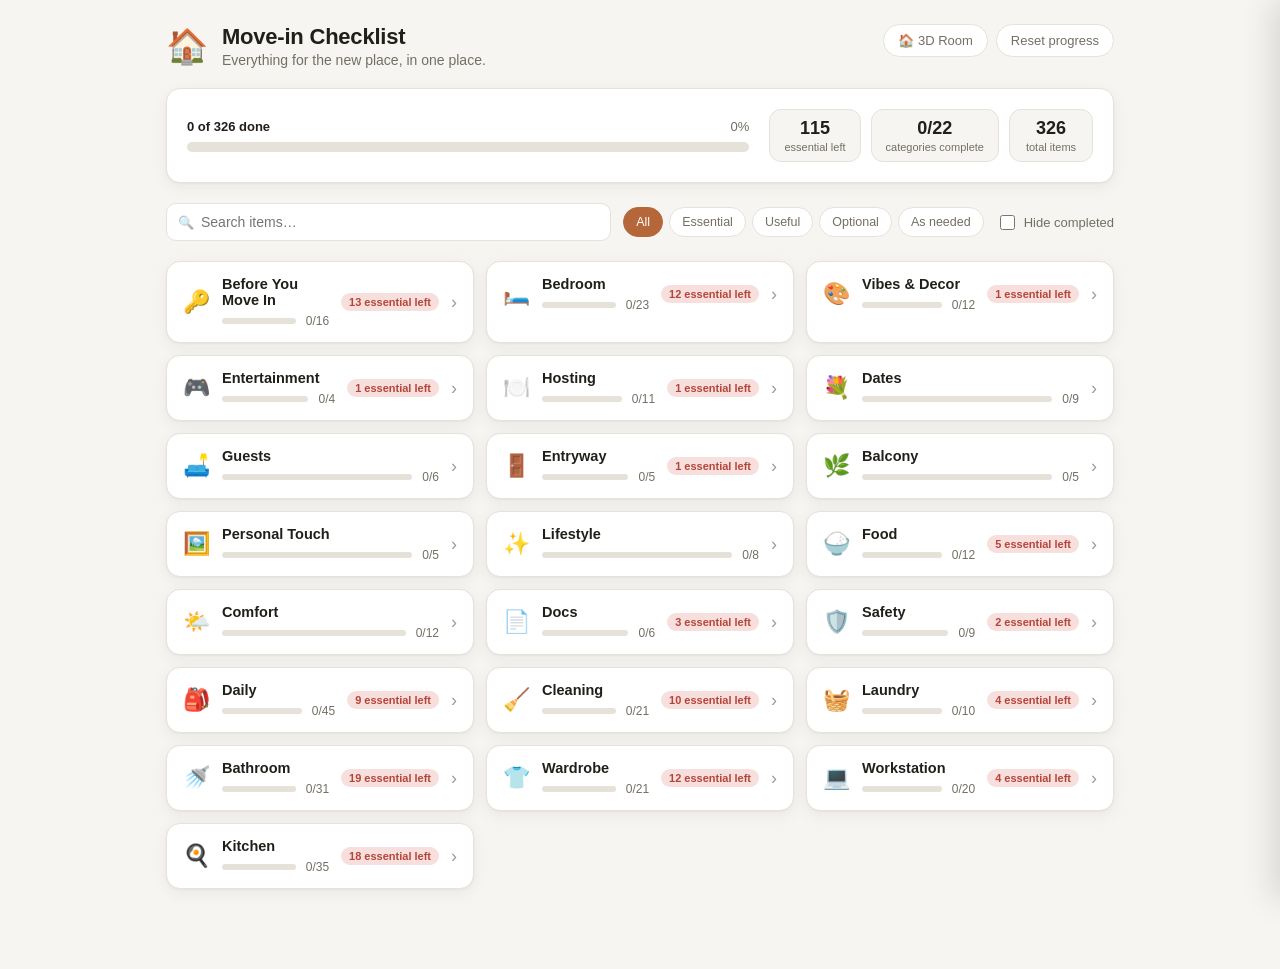
<file: index.html>
<!DOCTYPE html>
<html lang="en">
<head>
<meta charset="UTF-8" />
<meta name="viewport" content="width=device-width, initial-scale=1.0" />
<title>Move-in Checklist</title>
<link rel="icon" href="data:image/svg+xml,<svg xmlns=%22http://www.w3.org/2000/svg%22 viewBox=%220 0 100 100%22><text y=%22.9em%22 font-size=%2290%22>🏠</text></svg>" />
<link rel="stylesheet" href="css/styles.css" />
</head>
<body>
<div class="app">

  <header class="topbar">
    <div class="topbar-title">
      <span class="topbar-icon">🏠</span>
      <div>
        <h1>Move-in Checklist</h1>
        <p class="subtitle">Everything for the new place, in one place.</p>
      </div>
    </div>
    <div class="topbar-actions">
      <a href="room.html" class="btn btn-ghost">🏠 3D Room</a>
      <button id="resetBtn" class="btn btn-ghost" title="Clear all progress">Reset progress</button>
    </div>
  </header>

  <section class="summary" id="summary">
    <div class="summary-progress">
      <div class="summary-progress-top">
        <span id="summaryLabel">0 of 0 done</span>
        <span id="summaryPercent">0%</span>
      </div>
      <div class="progress-bar large">
        <div class="progress-bar-fill" id="summaryFill"></div>
      </div>
    </div>
    <div class="summary-stats">
      <div class="stat-pill">
        <span class="stat-value" id="statEssentialLeft">0</span>
        <span class="stat-label">essential left</span>
      </div>
      <div class="stat-pill">
        <span class="stat-value" id="statCategoriesDone">0</span>
        <span class="stat-label">categories complete</span>
      </div>
      <div class="stat-pill">
        <span class="stat-value" id="statTotalItems">0</span>
        <span class="stat-label">total items</span>
      </div>
    </div>
  </section>

  <section class="controls">
    <div class="search-wrap">
      <span class="search-icon">🔍</span>
      <input type="search" id="searchInput" placeholder="Search items…" autocomplete="off" />
    </div>
    <div class="chip-row" id="priorityChips">
      <button class="chip active" data-priority="all">All</button>
      <button class="chip" data-priority="Essential">Essential</button>
      <button class="chip" data-priority="Useful">Useful</button>
      <button class="chip" data-priority="Optional">Optional</button>
      <button class="chip" data-priority="As needed">As needed</button>
    </div>
    <label class="toggle">
      <input type="checkbox" id="hideCompletedToggle" />
      <span>Hide completed</span>
    </label>
  </section>

  <main id="categoryGrid" class="category-grid"></main>

  <p class="empty-state" id="emptyState" hidden>No items match your search.</p>

</div>

<div class="panel-overlay" id="panelOverlay"></div>
<aside class="side-panel" id="sidePanel" aria-hidden="true">
  <div class="side-panel-header">
    <span class="side-panel-icon" id="panelIcon"></span>
    <div class="side-panel-header-text">
      <h2 id="panelTitle"></h2>
      <div class="card-progress-row">
        <div class="progress-bar small"><div class="progress-bar-fill" id="panelFill"></div></div>
        <span class="card-count" id="panelCount"></span>
      </div>
    </div>
    <button class="btn-close" id="panelClose" type="button" aria-label="Close">✕</button>
  </div>
  <ul class="item-list" id="panelItemList"></ul>
</aside>

<template id="categoryCardTemplate">
  <article class="card" data-category-id="">
    <button class="card-header" type="button">
      <span class="card-icon"></span>
      <div class="card-header-text">
        <h2 class="card-title"></h2>
        <div class="card-progress-row">
          <div class="progress-bar small"><div class="progress-bar-fill"></div></div>
          <span class="card-count"></span>
        </div>
      </div>
      <span class="badge-essential" hidden></span>
      <span class="chevron">›</span>
    </button>
  </article>
</template>

<template id="itemRowTemplate">
  <li class="item-row">
    <label class="item-label">
      <input type="checkbox" class="item-checkbox" />
      <span class="item-text">
        <span class="item-name"></span>
        <span class="item-notes"></span>
      </span>
    </label>
    <span class="item-qty"></span>
    <span class="item-priority"></span>
  </li>
</template>

<script src="js/app.js"></script>
</body>
</html>
</file>
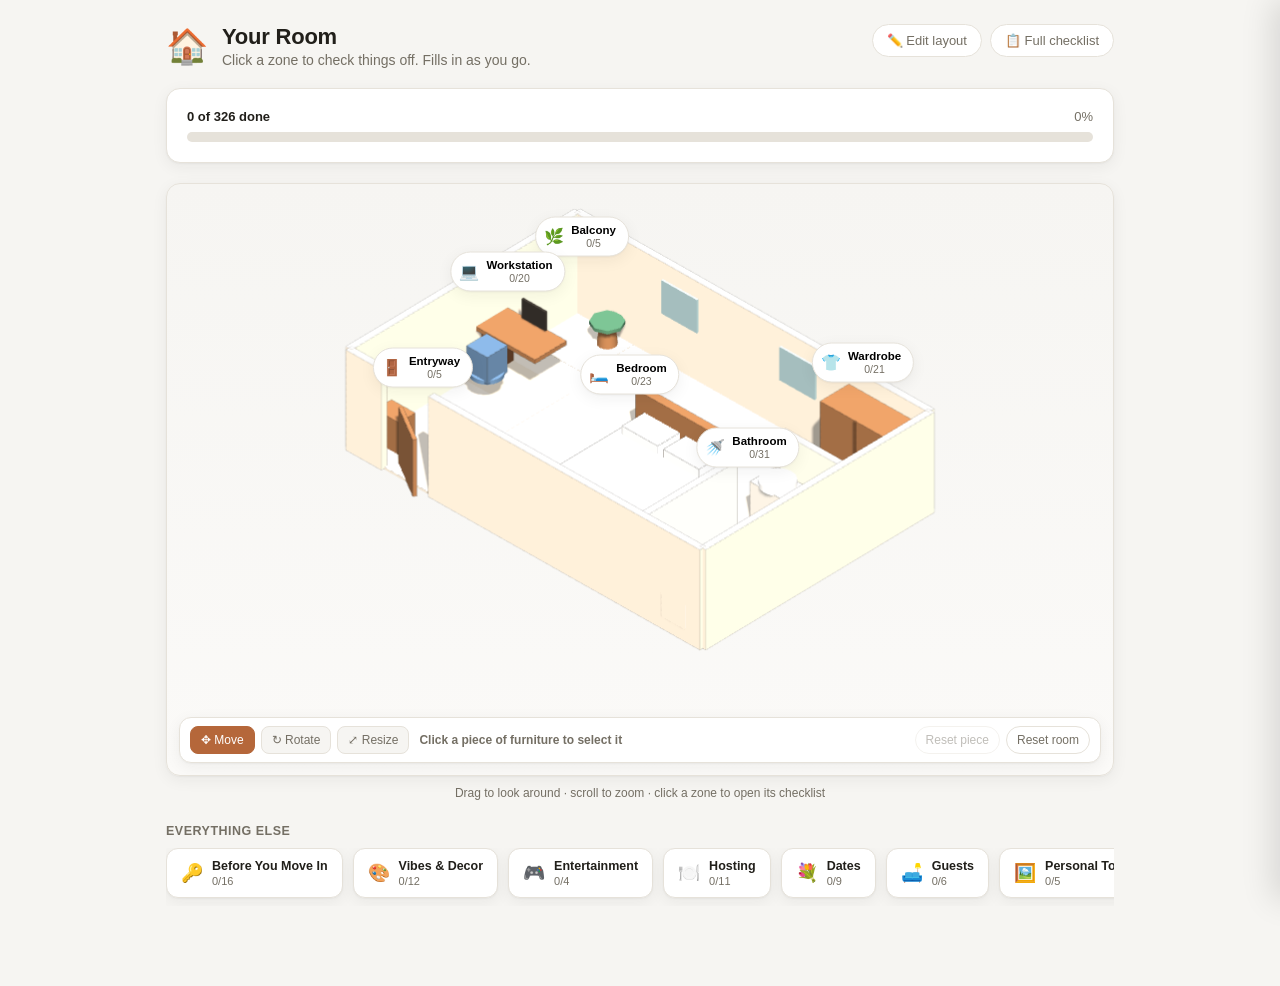
<file: room.html>
<!DOCTYPE html>
<html lang="en">
<head>
<meta charset="UTF-8" />
<meta name="viewport" content="width=device-width, initial-scale=1.0" />
<title>Your Room — Move-in Checklist</title>
<link rel="icon" href="data:image/svg+xml,<svg xmlns=%22http://www.w3.org/2000/svg%22 viewBox=%220 0 100 100%22><text y=%22.9em%22 font-size=%2290%22>🏠</text></svg>" />
<link rel="stylesheet" href="css/styles.css" />
<link rel="stylesheet" href="css/room.css" />
</head>
<body>
<div class="app">

  <header class="topbar">
    <div class="topbar-title">
      <span class="topbar-icon">🏠</span>
      <div>
        <h1>Your Room</h1>
        <p class="subtitle">Click a zone to check things off. Fills in as you go.</p>
      </div>
    </div>
    <div class="topbar-actions">
      <button id="editToggleBtn" type="button" class="btn btn-ghost">✏️ Edit layout</button>
      <a href="index.html" class="btn btn-ghost">📋 Full checklist</a>
    </div>
  </header>

  <section class="summary" id="summary">
    <div class="summary-progress">
      <div class="summary-progress-top">
        <span id="summaryLabel">0 of 0 done</span>
        <span id="summaryPercent">0%</span>
      </div>
      <div class="progress-bar large">
        <div class="progress-bar-fill" id="summaryFill"></div>
      </div>
    </div>
  </section>

  <section class="room-stage" id="roomStage">
    <div id="roomCanvasWrap" class="room-canvas-wrap">
      <canvas id="roomCanvas"></canvas>
      <div id="roomLabels" class="room-labels"></div>
      <p id="roomLoading" class="room-loading">Building your room…</p>

      <div id="editToolbar" class="edit-toolbar" hidden>
        <div class="edit-toolbar-modes">
          <button type="button" class="edit-mode-btn active" data-mode="translate" title="Move">✥ Move</button>
          <button type="button" class="edit-mode-btn" data-mode="rotate" title="Rotate">↻ Rotate</button>
          <button type="button" class="edit-mode-btn" data-mode="scale" title="Resize">⤢ Resize</button>
        </div>
        <span id="editSelectionLabel" class="edit-selection-label">Click a piece of furniture to select it</span>
        <div class="edit-toolbar-actions">
          <button type="button" id="editResetSelectedBtn" class="btn btn-ghost" disabled>Reset piece</button>
          <button type="button" id="editResetAllBtn" class="btn btn-ghost">Reset room</button>
        </div>
      </div>
    </div>
    <p class="room-hint" id="roomHint">Drag to look around · scroll to zoom · click a zone to open its checklist</p>
  </section>

  <section class="more-categories">
    <h2 class="more-categories-title">Everything else</h2>
    <div class="chip-scroll" id="otherCategories"></div>
  </section>

</div>

<div class="panel-overlay" id="panelOverlay"></div>
<aside class="side-panel" id="sidePanel" aria-hidden="true">
  <div class="side-panel-header">
    <span class="side-panel-icon" id="panelIcon"></span>
    <div class="side-panel-header-text">
      <h2 id="panelTitle"></h2>
      <div class="card-progress-row">
        <div class="progress-bar small"><div class="progress-bar-fill" id="panelFill"></div></div>
        <span class="card-count" id="panelCount"></span>
      </div>
    </div>
    <button class="btn-close" id="panelClose" type="button" aria-label="Close">✕</button>
  </div>
  <ul class="item-list" id="panelItemList"></ul>
</aside>

<template id="itemRowTemplate">
  <li class="item-row">
    <label class="item-label">
      <input type="checkbox" class="item-checkbox" />
      <span class="item-text">
        <span class="item-name"></span>
        <span class="item-notes"></span>
      </span>
    </label>
    <span class="item-qty"></span>
    <span class="item-priority"></span>
  </li>
</template>

<template id="otherChipTemplate">
  <button class="other-chip" type="button">
    <span class="other-chip-icon"></span>
    <span class="other-chip-text">
      <span class="other-chip-name"></span>
      <span class="other-chip-count"></span>
    </span>
  </button>
</template>

<script src="js/vendor/three.min.js"></script>
<script src="js/vendor/OrbitControls.js"></script>
<script src="js/vendor/TransformControls.js"></script>
<script src="js/vendor/gsap.min.js"></script>
<script src="js/room.js"></script>
</body>
</html>
</file>
<file: css/styles.css>
:root {
  --bg: #f6f5f2;
  --surface: #ffffff;
  --surface-hover: #fbfaf8;
  --border: #e6e2da;
  --text: #211f1a;
  --text-muted: #746f64;
  --text-faint: #a29c8f;
  --accent: #b5673a;
  --accent-soft: #f1e2d5;
  --success: #4d7c5f;
  --success-soft: #e2ede4;
  --essential: #b5453a;
  --essential-soft: #f6dfdc;
  --useful: #b5893a;
  --useful-soft: #f5ecd8;
  --optional: #5b7a9c;
  --optional-soft: #dfe8f0;
  --asneeded: #7a6f9c;
  --asneeded-soft: #e6e1f0;
  --radius: 14px;
  --shadow: 0 1px 2px rgba(33, 31, 26, 0.04), 0 4px 16px rgba(33, 31, 26, 0.06);
}

:root[data-theme="dark"] {
  --bg: #171613;
  --surface: #211f1b;
  --surface-hover: #27251f;
  --border: #35322a;
  --text: #efece5;
  --text-muted: #a89f8f;
  --text-faint: #756c5e;
  --accent: #e0946a;
  --accent-soft: #3a2a1f;
  --success: #86b99a;
  --success-soft: #22322a;
  --essential: #e08b7f;
  --essential-soft: #3a2320;
  --useful: #e0bb7f;
  --useful-soft: #382f1f;
  --optional: #8fb1d4;
  --optional-soft: #1f2c38;
  --asneeded: #b3a3d4;
  --asneeded-soft: #29233a;
  --shadow: 0 1px 2px rgba(0, 0, 0, 0.2), 0 4px 20px rgba(0, 0, 0, 0.35);
}

* { box-sizing: border-box; }

body {
  margin: 0;
  background: var(--bg);
  color: var(--text);
  font-family: -apple-system, BlinkMacSystemFont, "Segoe UI", Inter, Roboto, Helvetica, Arial, sans-serif;
  -webkit-font-smoothing: antialiased;
}

.app {
  max-width: 980px;
  margin: 0 auto;
  padding: 24px 16px 80px;
}

/* Header */
.topbar {
  display: flex;
  align-items: flex-start;
  justify-content: space-between;
  gap: 16px;
  margin-bottom: 20px;
}
.topbar-title {
  display: flex;
  align-items: center;
  gap: 14px;
}
.topbar-icon { font-size: 34px; line-height: 1; }
.topbar h1 { font-size: 22px; margin: 0; font-weight: 700; letter-spacing: -0.01em; }
.subtitle { margin: 2px 0 0; color: var(--text-muted); font-size: 14px; }

.btn {
  border: 1px solid var(--border);
  background: var(--surface);
  color: var(--text-muted);
  padding: 8px 14px;
  border-radius: 999px;
  font-size: 13px;
  cursor: pointer;
  white-space: nowrap;
  transition: background 0.15s, color 0.15s, border-color 0.15s;
}
.btn:hover { background: var(--surface-hover); color: var(--text); border-color: var(--text-faint); }
.btn-ghost {}
.topbar-actions { display: flex; align-items: center; gap: 8px; flex-shrink: 0; }
a.btn { text-decoration: none; display: inline-flex; align-items: center; }

/* Summary */
.summary {
  background: var(--surface);
  border: 1px solid var(--border);
  border-radius: var(--radius);
  box-shadow: var(--shadow);
  padding: 20px;
  margin-bottom: 20px;
  display: flex;
  flex-wrap: wrap;
  gap: 20px;
  align-items: center;
  justify-content: space-between;
}
.summary-progress { flex: 1 1 260px; min-width: 220px; }
.summary-progress-top {
  display: flex;
  justify-content: space-between;
  font-size: 13px;
  color: var(--text-muted);
  margin-bottom: 8px;
}
#summaryLabel { font-weight: 600; color: var(--text); }
#summaryPercent { font-variant-numeric: tabular-nums; }

.summary-stats { display: flex; gap: 10px; flex-wrap: wrap; }
.stat-pill {
  background: var(--bg);
  border: 1px solid var(--border);
  border-radius: 12px;
  padding: 8px 14px;
  text-align: center;
  min-width: 84px;
}
.stat-value { display: block; font-size: 18px; font-weight: 700; }
.stat-label { display: block; font-size: 11px; color: var(--text-muted); margin-top: 2px; }

/* Progress bar */
.progress-bar {
  background: var(--border);
  border-radius: 999px;
  overflow: hidden;
  width: 100%;
}
.progress-bar.large { height: 10px; }
.progress-bar.small { height: 6px; flex: 1; }
.progress-bar-fill {
  height: 100%;
  width: 0%;
  background: linear-gradient(90deg, var(--accent), var(--success));
  border-radius: 999px;
  transition: width 0.3s ease;
}

/* Controls */
.controls {
  display: flex;
  flex-wrap: wrap;
  gap: 12px;
  align-items: center;
  margin-bottom: 20px;
}
.search-wrap {
  position: relative;
  flex: 1 1 220px;
}
.search-icon {
  position: absolute;
  left: 12px;
  top: 50%;
  transform: translateY(-50%);
  font-size: 13px;
  opacity: 0.6;
}
#searchInput {
  width: 100%;
  padding: 10px 12px 10px 34px;
  border-radius: 10px;
  border: 1px solid var(--border);
  background: var(--surface);
  color: var(--text);
  font-size: 14px;
}
#searchInput:focus { outline: 2px solid var(--accent); outline-offset: -1px; }

.chip-row { display: flex; gap: 6px; flex-wrap: wrap; }
.chip {
  border: 1px solid var(--border);
  background: var(--surface);
  color: var(--text-muted);
  padding: 7px 12px;
  border-radius: 999px;
  font-size: 12.5px;
  cursor: pointer;
}
.chip.active { background: var(--accent); border-color: var(--accent); color: #fff; }

.toggle {
  display: flex;
  align-items: center;
  gap: 6px;
  font-size: 13px;
  color: var(--text-muted);
  cursor: pointer;
  white-space: nowrap;
}
.toggle input { accent-color: var(--accent); width: 15px; height: 15px; }

/* Category grid */
.category-grid {
  display: grid;
  grid-template-columns: repeat(auto-fill, minmax(300px, 1fr));
  gap: 12px;
}

.card {
  background: var(--surface);
  border: 1px solid var(--border);
  border-radius: var(--radius);
  box-shadow: var(--shadow);
  overflow: hidden;
}
.card[data-complete="true"] .card-header { opacity: 0.7; }
.card.active {
  border-color: var(--accent);
  box-shadow: 0 0 0 2px var(--accent-soft), var(--shadow);
}

.card-header {
  width: 100%;
  display: flex;
  align-items: center;
  gap: 12px;
  padding: 14px 16px;
  background: none;
  border: none;
  cursor: pointer;
  text-align: left;
  color: inherit;
  font: inherit;
}
.card-icon { font-size: 22px; line-height: 1; flex-shrink: 0; }
.card-header-text { flex: 1; min-width: 0; }
.card-title { font-size: 14.5px; font-weight: 600; margin: 0 0 6px; }
.card-progress-row { display: flex; align-items: center; gap: 10px; }
.card-count { font-size: 12px; color: var(--text-muted); white-space: nowrap; font-variant-numeric: tabular-nums; }

.badge-essential {
  font-size: 11px;
  font-weight: 600;
  color: var(--essential);
  background: var(--essential-soft);
  padding: 3px 8px;
  border-radius: 999px;
  white-space: nowrap;
  flex-shrink: 0;
}

.chevron {
  color: var(--text-faint);
  font-size: 18px;
  line-height: 1;
  transition: transform 0.2s ease, color 0.2s ease;
  flex-shrink: 0;
}
.card.active .chevron { transform: translateX(2px); color: var(--accent); }

.item-list {
  list-style: none;
  margin: 0;
  padding: 0;
}

.item-row {
  display: flex;
  align-items: flex-start;
  gap: 10px;
  padding: 10px 0;
  border-bottom: 1px solid var(--border);
}
.item-row:last-child { border-bottom: none; }

.item-label {
  display: flex;
  align-items: flex-start;
  gap: 10px;
  flex: 1;
  min-width: 0;
  cursor: pointer;
}
.item-checkbox {
  margin-top: 2px;
  width: 17px;
  height: 17px;
  accent-color: var(--success);
  flex-shrink: 0;
  cursor: pointer;
}
.item-text { display: flex; flex-direction: column; min-width: 0; }
.item-name { font-size: 13.5px; line-height: 1.4; }
.item-checkbox:checked ~ .item-text .item-name {
  text-decoration: line-through;
  color: var(--text-faint);
}
.item-notes {
  font-size: 12px;
  color: var(--text-muted);
  margin-top: 1px;
}
.item-notes:empty { display: none; }

.item-qty {
  font-size: 12px;
  color: var(--text-muted);
  white-space: nowrap;
  flex-shrink: 0;
  padding-top: 1px;
}
.item-qty:empty { display: none; }

.item-priority {
  font-size: 10.5px;
  font-weight: 600;
  padding: 3px 8px;
  border-radius: 999px;
  white-space: nowrap;
  flex-shrink: 0;
  height: fit-content;
}
.item-priority[data-priority="Essential"] { color: var(--essential); background: var(--essential-soft); }
.item-priority[data-priority="Useful"] { color: var(--useful); background: var(--useful-soft); }
.item-priority[data-priority="Optional"] { color: var(--optional); background: var(--optional-soft); }
.item-priority[data-priority="As needed"] { color: var(--asneeded); background: var(--asneeded-soft); }

.item-row[hidden] { display: none; }

.empty-state {
  text-align: center;
  color: var(--text-muted);
  margin-top: 40px;
  font-size: 14px;
}

/* Side panel */
.panel-overlay {
  position: fixed;
  inset: 0;
  background: rgba(20, 18, 14, 0.4);
  opacity: 0;
  pointer-events: none;
  transition: opacity 0.25s ease;
  z-index: 40;
}
.panel-overlay.visible {
  opacity: 1;
  pointer-events: auto;
}

.side-panel {
  position: fixed;
  top: 0;
  right: 0;
  bottom: 0;
  width: min(440px, 100vw);
  background: var(--surface);
  border-left: 1px solid var(--border);
  box-shadow: -8px 0 30px rgba(0, 0, 0, 0.12);
  display: flex;
  flex-direction: column;
  transform: translateX(100%);
  transition: transform 0.25s ease;
  z-index: 50;
}
.side-panel.open { transform: translateX(0); }

.side-panel-header {
  display: flex;
  align-items: flex-start;
  gap: 12px;
  padding: 20px;
  border-bottom: 1px solid var(--border);
  flex-shrink: 0;
}
.side-panel-icon { font-size: 26px; line-height: 1.1; flex-shrink: 0; }
.side-panel-header-text { flex: 1; min-width: 0; }
.side-panel-header-text h2 { font-size: 17px; margin: 0 0 8px; font-weight: 700; }

.btn-close {
  border: 1px solid var(--border);
  background: var(--bg);
  color: var(--text-muted);
  width: 30px;
  height: 30px;
  border-radius: 50%;
  cursor: pointer;
  flex-shrink: 0;
  font-size: 14px;
  line-height: 1;
}
.btn-close:hover { background: var(--surface-hover); color: var(--text); }

.side-panel .item-list {
  flex: 1;
  overflow-y: auto;
  padding: 4px 20px 20px;
}
.side-panel .item-row { padding: 12px 0; }

@media (max-width: 520px) {
  .topbar { flex-wrap: wrap; }
  .category-grid { grid-template-columns: 1fr; }
  .item-priority { display: none; }
  .side-panel { width: 100vw; }
}
</file>
<file: css/room.css>
.room-stage { margin-bottom: 24px; }

.room-canvas-wrap {
  position: relative;
  width: 100%;
  aspect-ratio: 16 / 10;
  background: linear-gradient(180deg, var(--bg), var(--surface-hover));
  border: 1px solid var(--border);
  border-radius: var(--radius);
  box-shadow: var(--shadow);
  overflow: hidden;
  touch-action: none;
}

#roomCanvas {
  width: 100%;
  height: 100%;
  display: block;
  cursor: grab;
}
#roomCanvas:active { cursor: grabbing; }

.room-loading {
  position: absolute;
  inset: 0;
  display: flex;
  align-items: center;
  justify-content: center;
  color: var(--text-muted);
  font-size: 14px;
  background: var(--bg);
  transition: opacity 0.3s ease;
}
.room-loading.hidden { opacity: 0; pointer-events: none; }

.room-labels {
  position: absolute;
  inset: 0;
  pointer-events: none;
  transition: opacity 0.2s ease;
}
.room-labels.edit-mode {
  opacity: 0;
  pointer-events: none !important;
}

.zone-label {
  position: absolute;
  transform: translate(-50%, -100%);
  pointer-events: auto;
  cursor: pointer;
  background: var(--surface);
  border: 1px solid var(--border);
  border-radius: 999px;
  padding: 5px 12px 5px 8px;
  display: flex;
  align-items: center;
  gap: 7px;
  box-shadow: var(--shadow);
  font-size: 12px;
  white-space: nowrap;
  transition: transform 0.15s ease, box-shadow 0.15s ease, border-color 0.2s ease;
  will-change: transform;
}
.zone-label:hover { transform: translate(-50%, -100%) scale(1.06); }
.zone-label[data-complete="true"] { border-color: var(--success); }
.zone-label.active {
  border-color: var(--accent);
  box-shadow: 0 0 0 2px var(--accent-soft), var(--shadow);
}
.zone-label-icon { font-size: 16px; line-height: 1; }
.zone-label-text { display: flex; flex-direction: column; line-height: 1.25; }
.zone-label-name { font-weight: 600; font-size: 11.5px; }
.zone-label-count { color: var(--text-muted); font-size: 10.5px; font-variant-numeric: tabular-nums; }

.room-hint {
  text-align: center;
  font-size: 12px;
  color: var(--text-muted);
  margin: 10px 0 0;
}

.edit-toolbar {
  position: absolute;
  left: 12px;
  right: 12px;
  bottom: 12px;
  display: flex;
  flex-wrap: wrap;
  align-items: center;
  gap: 10px;
  background: var(--surface);
  border: 1px solid var(--border);
  border-radius: 12px;
  box-shadow: var(--shadow);
  padding: 8px 10px;
  z-index: 5;
}

.edit-toolbar-modes { display: flex; gap: 6px; }
.edit-mode-btn {
  border: 1px solid var(--border);
  background: var(--bg);
  color: var(--text-muted);
  padding: 6px 10px;
  border-radius: 8px;
  font-size: 12px;
  cursor: pointer;
}
.edit-mode-btn.active { background: var(--accent); border-color: var(--accent); color: #fff; }

.edit-selection-label {
  flex: 1;
  min-width: 140px;
  font-size: 12px;
  color: var(--text-muted);
  font-weight: 600;
}

.edit-toolbar-actions { display: flex; gap: 6px; }
.edit-toolbar-actions .btn { padding: 6px 10px; font-size: 12px; }
.edit-toolbar-actions .btn:disabled { opacity: 0.45; cursor: not-allowed; }

.more-categories-title {
  font-size: 12.5px;
  font-weight: 700;
  color: var(--text-muted);
  margin: 0 0 10px;
  text-transform: uppercase;
  letter-spacing: 0.04em;
}

.chip-scroll {
  display: flex;
  gap: 10px;
  overflow-x: auto;
  padding-bottom: 8px;
  -webkit-overflow-scrolling: touch;
}

.other-chip {
  flex: 0 0 auto;
  display: flex;
  align-items: center;
  gap: 9px;
  background: var(--surface);
  border: 1px solid var(--border);
  border-radius: 12px;
  padding: 9px 14px;
  cursor: pointer;
  font: inherit;
  color: inherit;
  box-shadow: var(--shadow);
}
.other-chip:hover { background: var(--surface-hover); }
.other-chip[data-complete="true"] { border-color: var(--success); }
.other-chip.active {
  border-color: var(--accent);
  box-shadow: 0 0 0 2px var(--accent-soft), var(--shadow);
}
.other-chip-icon { font-size: 18px; line-height: 1; }
.other-chip-text { display: flex; flex-direction: column; align-items: flex-start; line-height: 1.3; }
.other-chip-name { font-size: 12.5px; font-weight: 600; white-space: nowrap; }
.other-chip-count { font-size: 11px; color: var(--text-muted); }

@media (max-width: 520px) {
  .room-canvas-wrap { aspect-ratio: 3 / 4; }
  .zone-label { padding: 4px 9px 4px 6px; }
  .zone-label-icon { font-size: 14px; }
  .zone-label-name { font-size: 10.5px; }
  .zone-label-count { font-size: 9.5px; }
}
</file>
